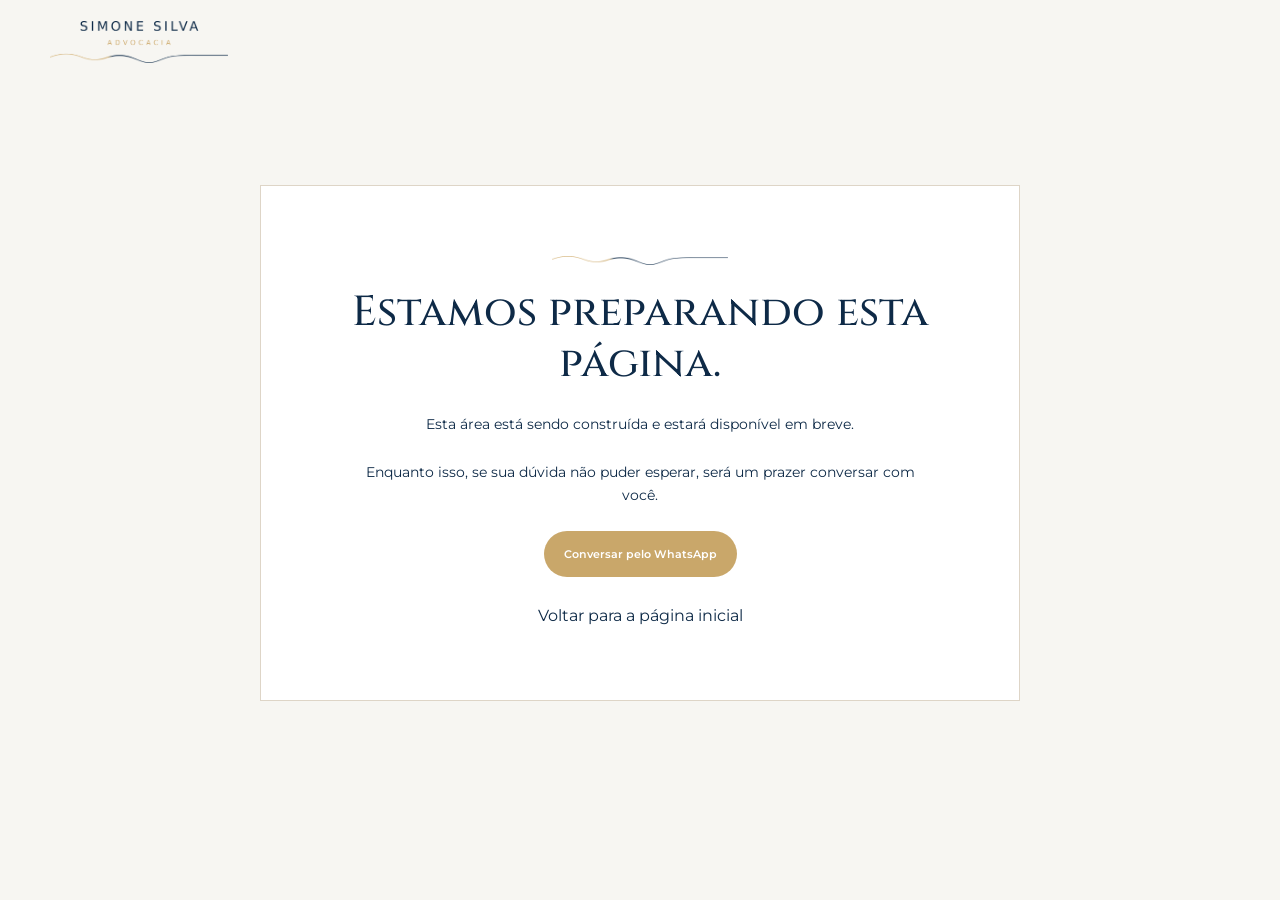
<file: em-breve.html>
<!doctype html><html lang="pt-BR"><head><meta charset="utf-8"><meta name="viewport" content="width=device-width,initial-scale=1"><title>Em breve | Simone Silva Advocacia</title><meta name="robots" content="noindex, follow"><link rel="icon" href="assets/images/icon-32.png"><link rel="preconnect" href="https://fonts.googleapis.com"><link rel="preconnect" href="https://fonts.gstatic.com" crossorigin><link href="https://fonts.googleapis.com/css2?family=Cinzel:wght@500;600&family=Montserrat:wght@400;500;600&display=swap" rel="stylesheet"><link rel="stylesheet" href="css/style.css"></head><body><header class="header"><div class="wrap nav-wrap"><a class="logo" href="index.html"><img class="marca-assinatura" src="assets/images/marca-clara.png" alt="Simone Silva Advocacia"></a></div></header><main class="simple-page"><div class="wrap"><div class="simple-card"><i class="gold-rule" style="margin-left:auto;margin-right:auto"></i><h1>Estamos preparando esta página.</h1><p>Esta área está sendo construída e estará disponível em breve.</p><p>Enquanto isso, se sua dúvida não puder esperar, será um prazer conversar com você.</p><a class="btn primary" href="https://wa.me/5586999478280?text=Ol%C3%A1%21%20Acessei%20o%20site%20da%20Simone%20Silva%20Advocacia%20e%20gostaria%20de%20receber%20orienta%C3%A7%C3%B5es%20sobre%20meu%20caso." target="_blank" rel="noopener">Conversar pelo WhatsApp</a><br><br><a href="index.html">Voltar para a página inicial</a></div></div></main></body></html>
</file>
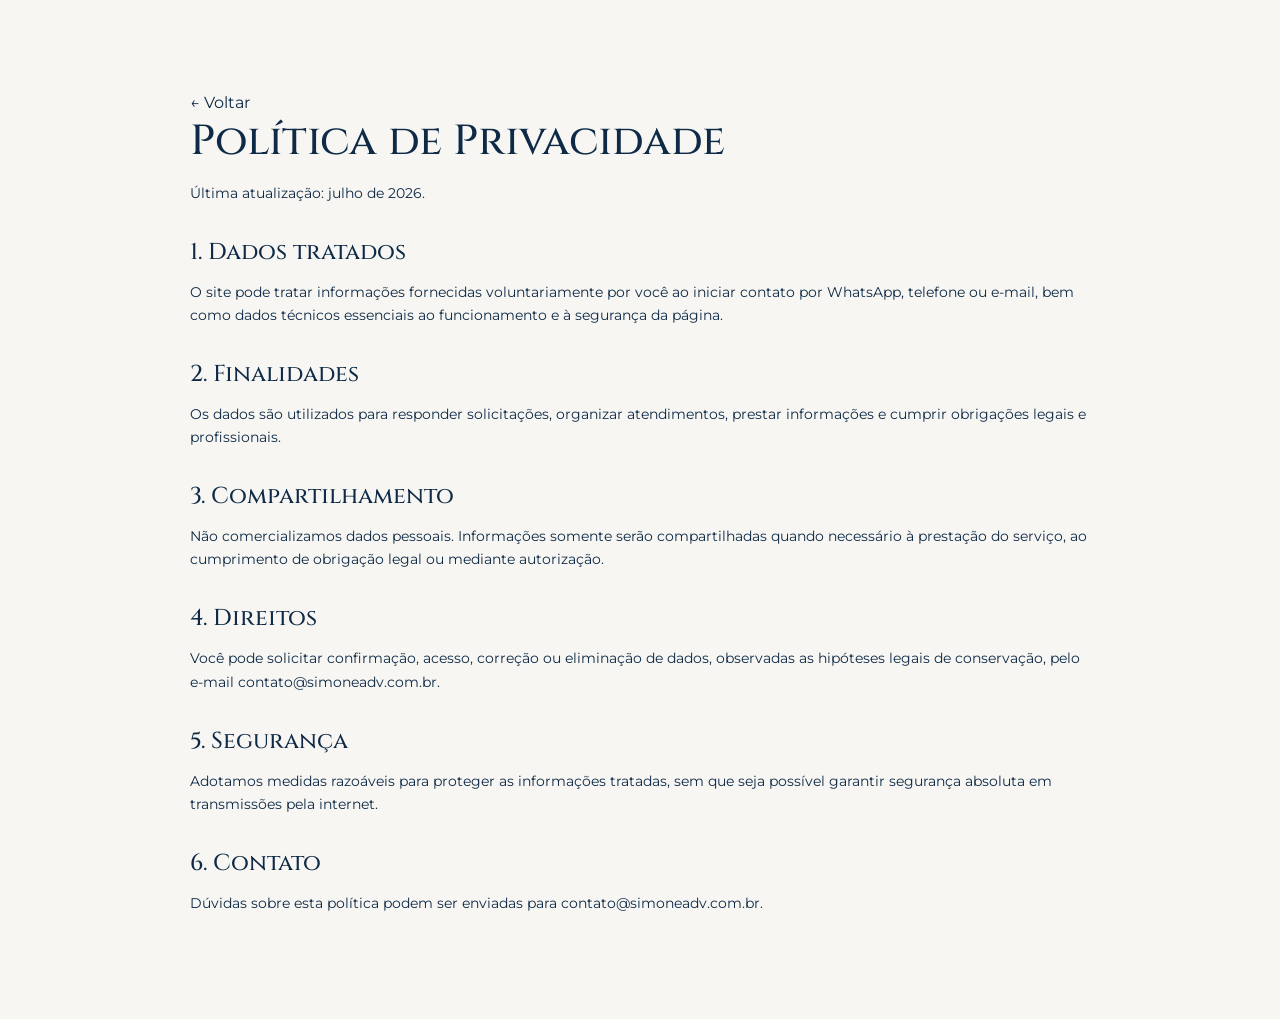
<file: politica-de-privacidade.html>
<!doctype html><html lang="pt-BR"><head><meta charset="utf-8"><meta name="viewport" content="width=device-width,initial-scale=1"><title>Política de Privacidade | Simone Silva Advocacia</title><meta name="robots" content="index, follow"><link rel="icon" href="assets/images/icon-32.png"><link rel="preconnect" href="https://fonts.googleapis.com"><link rel="preconnect" href="https://fonts.gstatic.com" crossorigin><link href="https://fonts.googleapis.com/css2?family=Cinzel:wght@500;600&family=Montserrat:wght@400;500;600&display=swap" rel="stylesheet"><link rel="stylesheet" href="css/style.css"></head><body><main class="wrap legal"><a href="index.html">← Voltar</a><h1>Política de Privacidade</h1><p>Última atualização: julho de 2026.</p><h2>1. Dados tratados</h2><p>O site pode tratar informações fornecidas voluntariamente por você ao iniciar contato por WhatsApp, telefone ou e-mail, bem como dados técnicos essenciais ao funcionamento e à segurança da página.</p><h2>2. Finalidades</h2><p>Os dados são utilizados para responder solicitações, organizar atendimentos, prestar informações e cumprir obrigações legais e profissionais.</p><h2>3. Compartilhamento</h2><p>Não comercializamos dados pessoais. Informações somente serão compartilhadas quando necessário à prestação do serviço, ao cumprimento de obrigação legal ou mediante autorização.</p><h2>4. Direitos</h2><p>Você pode solicitar confirmação, acesso, correção ou eliminação de dados, observadas as hipóteses legais de conservação, pelo e-mail contato@simoneadv.com.br.</p><h2>5. Segurança</h2><p>Adotamos medidas razoáveis para proteger as informações tratadas, sem que seja possível garantir segurança absoluta em transmissões pela internet.</p><h2>6. Contato</h2><p>Dúvidas sobre esta política podem ser enviadas para contato@simoneadv.com.br.</p></main></body></html>
</file>
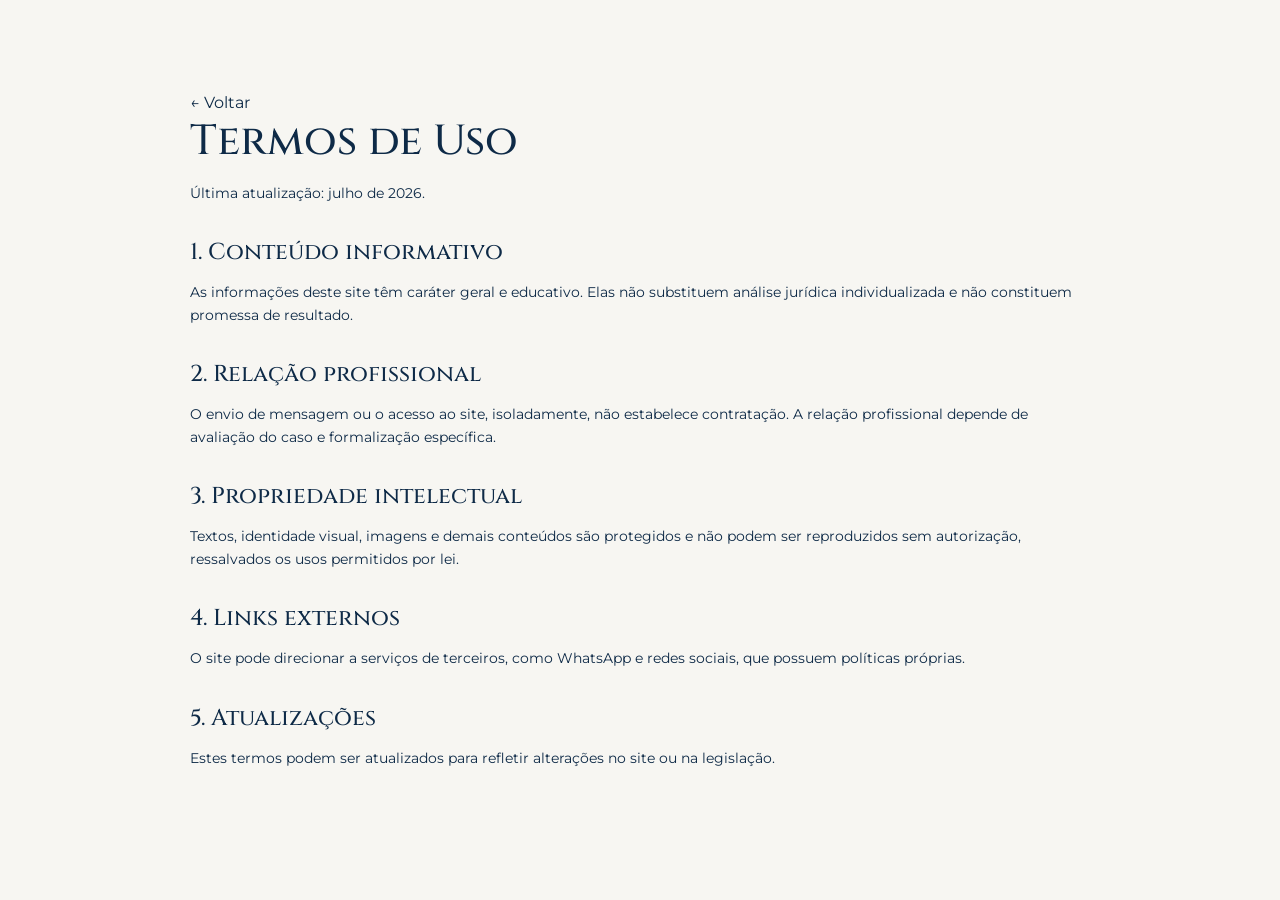
<file: termos-de-uso.html>
<!doctype html><html lang="pt-BR"><head><meta charset="utf-8"><meta name="viewport" content="width=device-width,initial-scale=1"><title>Termos de Uso | Simone Silva Advocacia</title><meta name="robots" content="index, follow"><link rel="icon" href="assets/images/icon-32.png"><link rel="preconnect" href="https://fonts.googleapis.com"><link rel="preconnect" href="https://fonts.gstatic.com" crossorigin><link href="https://fonts.googleapis.com/css2?family=Cinzel:wght@500;600&family=Montserrat:wght@400;500;600&display=swap" rel="stylesheet"><link rel="stylesheet" href="css/style.css"></head><body><main class="wrap legal"><a href="index.html">← Voltar</a><h1>Termos de Uso</h1><p>Última atualização: julho de 2026.</p><h2>1. Conteúdo informativo</h2><p>As informações deste site têm caráter geral e educativo. Elas não substituem análise jurídica individualizada e não constituem promessa de resultado.</p><h2>2. Relação profissional</h2><p>O envio de mensagem ou o acesso ao site, isoladamente, não estabelece contratação. A relação profissional depende de avaliação do caso e formalização específica.</p><h2>3. Propriedade intelectual</h2><p>Textos, identidade visual, imagens e demais conteúdos são protegidos e não podem ser reproduzidos sem autorização, ressalvados os usos permitidos por lei.</p><h2>4. Links externos</h2><p>O site pode direcionar a serviços de terceiros, como WhatsApp e redes sociais, que possuem políticas próprias.</p><h2>5. Atualizações</h2><p>Estes termos podem ser atualizados para refletir alterações no site ou na legislação.</p></main></body></html>
</file>
<file: css/style.css>
:root{--navy:#0e2a47;--blue:#36566e;--gold:#c9a76a;--paper:#f7f6f2;--cream:#e7e1d6;--white:#fff;--ink:#0e2a47;--muted:#36566e;--line:#ded5c7;--serif:"Cinzel",Georgia,serif;--sans:"Montserrat",Arial,sans-serif}*{box-sizing:border-box}html{scroll-behavior:smooth}body{margin:0;color:var(--ink);background:var(--paper);font-family:var(--sans);font-size:16px;line-height:1.65}img{max-width:100%;display:block}a{text-decoration:none;color:inherit}.wrap{width:min(1180px,calc(100% - 48px));margin:auto}.chapter{border-bottom:1px solid var(--line)}.skip{position:fixed;top:-60px;left:15px;background:var(--navy);color:#fff;padding:10px 14px;z-index:1000}.skip:focus{top:15px}.header{position:sticky;top:0;background:rgba(247,246,242,.94);backdrop-filter:blur(10px);z-index:100;border-bottom:1px solid transparent}.header.scrolled{border-color:var(--line)}.nav-wrap{height:84px;display:flex;align-items:center;justify-content:space-between}.logo,.footer-logo{display:flex;align-items:center;gap:10px}.logo img,.footer-logo img{width:42px;height:42px;object-fit:contain}.logo span,.footer-logo div{display:flex;flex-direction:column;line-height:1}.logo strong,.footer-logo strong{font-family:var(--serif);font-weight:500;color:var(--navy);letter-spacing:.05em}.logo small,.footer-logo small{text-transform:uppercase;letter-spacing:.34em;color:var(--gold);font-size:9px;margin-top:7px}.menu{display:flex;align-items:center;gap:31px;font-size:12px;font-weight:600;text-transform:uppercase}.menu a{position:relative}.menu em{position:absolute;top:-18px;right:-4px;font-size:7px;font-style:normal;color:var(--gold);white-space:nowrap}.outline{border:1px solid var(--gold);border-radius:30px;padding:10px 24px}.menu-btn{display:none;border:0;background:none}.menu-btn span{display:block;width:26px;height:1px;background:var(--navy);margin:7px}.gold-rule{display:block;width:34px;height:2px;background:var(--gold);margin-bottom:22px}h1,h2,h3{font-family:var(--serif);font-weight:500;color:var(--navy);line-height:1.22;margin:0}.hero{background:linear-gradient(90deg,var(--paper) 0 54%,var(--cream) 54%)}.hero-grid{min-height:690px;display:grid;grid-template-columns:48% 52%;align-items:stretch}.hero-copy{padding:78px 60px 64px 0;align-self:center}.hero h1{font-size:clamp(42px,5vw,66px)}.body-copy{max-width:610px;margin-top:22px;font-size:14px}.body-copy p{margin:0 0 15px}.gold{color:var(--gold)}.buttons{display:flex;flex-wrap:wrap;gap:12px;margin-top:28px}.btn{min-height:46px;padding:12px 20px;border-radius:28px;font-size:11px;font-weight:600;display:inline-flex;align-items:center;justify-content:center;text-align:center}.primary{background:var(--gold);color:#fff}.secondary{border:1px solid var(--gold);color:var(--navy);background:transparent}.hero-photo{margin:0;overflow:hidden}.hero-photo img{width:100%;height:100%;object-fit:cover;object-position:50% 25%}.help{padding:70px 0 78px;background:#fff}.center-head{text-align:center;max-width:760px;margin:0 auto 48px}.center-head .gold-rule{margin-left:auto;margin-right:auto}.center-head h2{font-size:34px}.center-head p{font-size:13px;margin-top:18px}.help-grid{display:grid;grid-template-columns:repeat(4,1fr);border-top:1px solid var(--line);border-bottom:1px solid var(--line)}.help-grid article{padding:28px 30px;min-height:300px;border-right:1px solid var(--line);display:flex;flex-direction:column}.help-grid article:last-child{border-right:0}.icon{color:var(--gold);font-size:30px}.help-grid h3{font-size:22px;margin:12px 0}.help-grid p{font-size:12px}.help-grid a{margin-top:auto;color:var(--gold);font-size:25px}.care{display:grid;grid-template-columns:26% 26% 28% 20%;min-height:460px;background:var(--paper)}.care-intro,.care-slide,.care-nav{padding:54px 40px}.care-intro h2{font-size:28px}.care-intro p{font-size:13px;margin-top:22px}.care-photo{overflow:hidden}.care-photo img{width:100%;height:100%;object-fit:cover}.care-slide{background:#fff}.care-slide>span{color:var(--gold)}.care-slide h3{font-size:48px;margin:12px 0 18px}.care-slide p{font-size:13px}.care-nav{border-left:1px solid var(--line);background:#fff}.care-nav button{width:100%;border:0;border-bottom:1px solid var(--line);background:none;padding:14px 0;text-align:left;font-family:var(--serif);color:var(--navy);cursor:pointer}.care-nav button span{font-family:var(--sans);font-size:10px;margin-right:20px}.care-nav button.active{color:var(--gold);border-bottom-color:var(--gold)}.institution{padding:0;background:#fff}.institution-grid{display:grid;grid-template-columns:34% 31% 35%;min-height:500px}.institution-copy,.simone-copy{padding:54px 38px}.institution-copy{border-right:1px solid var(--line)}.institution h2{font-size:31px}.justify-only{text-align:justify;text-justify:inter-word}.institution-copy p,.simone-copy p{font-size:12px}.simone-copy h3{color:var(--gold);font-size:22px;margin-bottom:22px}.institution figure{margin:0;overflow:hidden}.institution figure img{width:100%;height:100%;object-fit:cover}.manifesto{padding:68px 0;background:var(--paper);text-align:center}.manifesto-inner{max-width:790px}.manifesto .gold-rule{margin-left:auto;margin-right:auto}.manifesto h2{font-size:37px}.manifesto p{font-size:13px;margin:13px auto;max-width:690px}.manifesto strong{display:block;color:var(--gold);font-size:13px;margin-top:17px}.planning{display:grid;grid-template-columns:49% 51%;background:#fff}.planning figure{margin:0;overflow:hidden;min-height:470px}.planning figure img{width:100%;height:100%;object-fit:cover}.planning-copy{padding:58px 10% 56px 7%}.planning h2{font-size:34px}.planning-copy .justify-only{font-size:13px;margin:18px 0 24px}.pre-meeting{padding:70px 0;background:var(--cream)}.pre-grid{display:grid;grid-template-columns:40% 60%;gap:8%}.pre-grid h2{font-size:34px}.pre-grid div:last-child{font-size:14px;max-width:650px}.faq{padding:80px 0;background:#fff}.faq-grid{display:grid;grid-template-columns:32% 68%;gap:8%}.faq h2{font-size:36px}.faq header p{font-size:13px}.accordion details{border-bottom:1px solid var(--line)}.accordion summary{list-style:none;cursor:pointer;padding:21px 0;display:flex;justify-content:space-between;gap:20px;color:var(--navy);font-family:var(--serif);font-size:17px}.accordion summary::-webkit-details-marker{display:none}.accordion summary span{color:var(--gold);font-family:var(--sans);font-size:22px}.accordion details[open] summary span{transform:rotate(45deg)}.accordion details p{font-size:13px;margin:0 45px 24px 0}.cta{background:var(--navy);color:#fff;padding:38px 0}.cta-grid{display:grid;grid-template-columns:1fr auto;align-items:center;gap:40px}.cta h2{color:#fff;font-size:32px}.cta p{font-size:12px;max-width:520px}.gold-btn{background:var(--gold);color:#fff;min-width:230px}.whatsapp{position:fixed;right:22px;bottom:22px;width:54px;height:54px;border-radius:50%;display:grid;place-items:center;background:#25d366;box-shadow:0 8px 24px rgba(0,0,0,.2);z-index:90}.whatsapp svg{width:30px;fill:#fff}.footer{background:var(--paper);padding-top:40px}.footer-top{display:grid;grid-template-columns:1.25fr .8fr 1.15fr .65fr;gap:46px}.footer-top h3{font-family:var(--sans);font-size:10px;text-transform:uppercase;letter-spacing:.14em}.footer-top a,.footer-top p{display:block;font-size:10px;margin:6px 0}.footer-phrase{text-align:center;font-family:var(--serif);font-size:18px;color:var(--navy);margin:32px auto 22px;padding-top:18px;border-top:1px solid var(--line)}.footer-bottom{border-top:1px solid var(--line);padding:18px 0 24px;display:flex;justify-content:space-between;font-size:9px}.simple-page{min-height:70vh;padding:100px 0}.simple-card{max-width:760px;margin:auto;text-align:center;background:#fff;padding:70px 50px;border:1px solid var(--line)}.simple-card h1{font-size:42px}.simple-card p{font-size:14px;margin:24px auto;max-width:560px}.legal{max-width:900px;margin:auto;padding:90px 0}.legal h1{font-size:42px}.legal h2{font-size:23px;margin-top:34px}.legal p,.legal li{font-size:14px}
@media(max-width:950px){.menu{position:fixed;top:84px;left:0;right:0;background:var(--paper);padding:28px 24px;display:none;flex-direction:column;align-items:flex-start;border-bottom:1px solid var(--line)}.menu.open{display:flex}.menu-btn{display:block}.hero{background:var(--paper)}.hero-grid{grid-template-columns:1fr}.hero-copy{padding:60px 0 45px}.hero-photo{height:560px}.help-grid{grid-template-columns:repeat(2,1fr)}.help-grid article:nth-child(2){border-right:0}.care{grid-template-columns:1fr 1fr}.care-intro,.care-slide,.care-nav{padding:42px 28px}.care-photo{min-height:420px}.care-nav{grid-column:1/-1;display:grid;grid-template-columns:repeat(5,1fr);padding:0}.care-nav button{text-align:center}.care-nav button span{display:block;margin:0}.institution-grid{grid-template-columns:1fr 1fr}.institution figure{grid-column:1/-1;height:520px}.planning{grid-template-columns:1fr}.planning figure{height:480px}.pre-grid,.faq-grid{grid-template-columns:1fr;gap:35px}.footer-top{grid-template-columns:1fr 1fr}}
@media(max-width:620px){.wrap{width:min(100% - 32px,1180px)}.nav-wrap{height:72px}.menu{top:72px}.logo strong{font-size:14px}.hero-copy{padding-top:44px}.hero h1{font-size:39px}.hero-photo{height:500px}.buttons{flex-direction:column;align-items:stretch}.btn{width:100%}.help{padding:60px 0}.center-head h2{font-size:28px}.help-grid{grid-template-columns:1fr}.help-grid article{border-right:0;min-height:240px}.care{grid-template-columns:1fr}.care-photo{height:480px}.care-nav{grid-column:auto;grid-template-columns:1fr 1fr}.care-nav button:last-child{grid-column:1/-1}.institution-grid{grid-template-columns:1fr}.institution-copy,.simone-copy{padding:42px 16px}.institution-copy{border-right:0;border-bottom:1px solid var(--line)}.institution figure{grid-column:auto;height:500px}.manifesto h2{font-size:30px}.planning-copy{padding:46px 16px}.planning h2{font-size:29px}.pre-meeting,.faq{padding:60px 0}.cta-grid{grid-template-columns:1fr;text-align:center}.footer-top{grid-template-columns:1fr}.footer-bottom{flex-direction:column;gap:8px;text-align:center}.whatsapp{width:50px;height:50px;right:16px;bottom:16px}}

.logo .marca-assinatura {width:178px;height:auto}
.gold-rule {
    width: clamp(140px, 20vw, 176px);
    max-width: 100%;
    height: auto;
    aspect-ratio: 780 / 40;
    background: url("../assets/images/linha-respiro.png") center / contain no-repeat;
}
</file>
